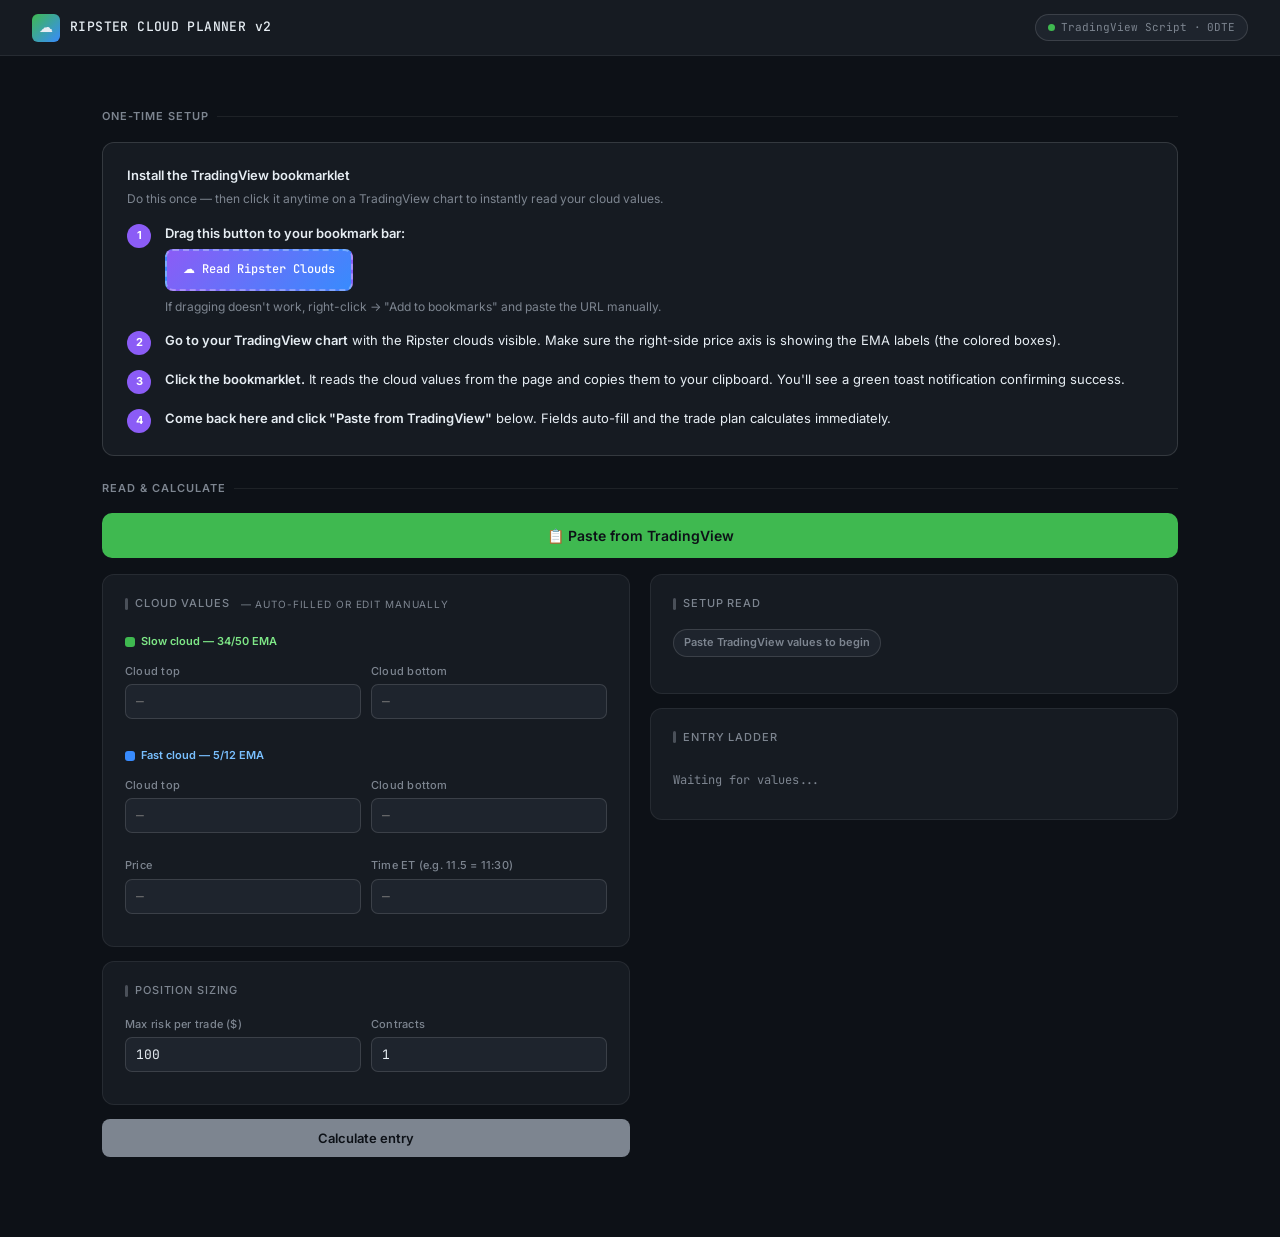
<file: index.html>
<!DOCTYPE html>
<html lang="en">
<head>
<meta charset="UTF-8">
<meta name="viewport" content="width=device-width, initial-scale=1.0">
<title>Ripster Cloud Planner v2</title>
<link href="https://fonts.googleapis.com/css2?family=Inter:wght@300;400;500;600&family=JetBrains+Mono:wght@400;500&display=swap" rel="stylesheet">
<link rel="stylesheet" href="assets/css/styles.css">
</head>
<body>

<header>
  <div class="logo">
    <div class="logo-mark">☁</div>
    RIPSTER CLOUD PLANNER v2
  </div>
  <div class="header-pill"><div class="live-dot"></div> TradingView Script · <span id="header-ticker">0DTE</span></div>
</header>

<div class="container">

  <!-- Direction banner -->
  <div class="dir-banner" id="dir-banner">
    <div class="dir-left">
      <div class="dir-icon" id="dir-icon"></div>
      <div>
        <div class="dir-title" id="dir-title"></div>
        <div class="dir-sub"   id="dir-sub"></div>
      </div>
    </div>
    <div class="dir-badges" id="dir-badges"></div>
  </div>

  <!-- ── Bookmarklet Setup ── -->
  <div class="section-head">One-time setup</div>

  <div class="setup-card">
    <div style="font-size:13px;font-weight:600;color:var(--text);margin-bottom:4px">Install the TradingView bookmarklet</div>
    <div style="font-size:12px;color:var(--muted)">Do this once — then click it anytime on a TradingView chart to instantly read your cloud values.</div>

    <div class="setup-steps">
      <div class="step">
        <div class="step-num">1</div>
        <div class="step-body">
          <strong>Drag this button to your bookmark bar:</strong><br>
          <a class="bookmarklet-btn" id="bookmarklet-link" href="#">
            ☁ Read Ripster Clouds
          </a>
          <div class="dim">If dragging doesn't work, right-click → "Add to bookmarks" and paste the URL manually.</div>
        </div>
      </div>
      <div class="step">
        <div class="step-num">2</div>
        <div class="step-body">
          <strong>Go to your TradingView chart</strong> with the Ripster clouds visible. Make sure the right-side price axis is showing the EMA labels (the colored boxes).
        </div>
      </div>
      <div class="step">
        <div class="step-num">3</div>
        <div class="step-body">
          <strong>Click the bookmarklet.</strong> It reads the cloud values from the page and copies them to your clipboard. You'll see a green toast notification confirming success.
        </div>
      </div>
      <div class="step">
        <div class="step-num">4</div>
        <div class="step-body">
          <strong>Come back here and click "Paste from TradingView"</strong> below. Fields auto-fill and the trade plan calculates immediately.
        </div>
      </div>
    </div>
  </div>

  <!-- ── Paste & Calculate ── -->
  <div class="section-head">Read &amp; calculate</div>

  <button class="paste-btn" id="paste-btn" onclick="pasteFromClipboard()">
    📋 Paste from TradingView
  </button>

  <div class="status-bar" id="status-bar">
    <span id="status-text"></span>
  </div>

  <div class="last-read" id="last-read">
    <div style="font-size:10px;font-weight:600;text-transform:uppercase;letter-spacing:.07em;color:var(--muted);margin-bottom:8px">Last read from TradingView</div>
    <div id="last-read-rows"></div>
  </div>

  <!-- ── Planner ── -->
  <div class="grid-2" style="align-items:start">
    <div>
      <div class="card">
        <div class="card-title">Cloud values <span style="font-size:10px;font-weight:400;color:var(--muted);margin-left:4px">— auto-filled or edit manually</span></div>

        <div class="cloud-pair">
          <div class="cloud-pair-label">
            <span class="swatch" id="slow-swatch" style="background:#3fb950"></span>
            <span id="slow-label" style="color:var(--green-txt);font-size:11px;font-weight:600">Slow cloud — 34/50 EMA</span>
          </div>
          <div class="field"><label>Cloud top</label><input type="number" id="slowTop" step="0.25" placeholder="—"></div>
          <div class="field"><label>Cloud bottom</label><input type="number" id="slowBot" step="0.25" placeholder="—"></div>
        </div>

        <div class="cloud-pair">
          <div class="cloud-pair-label">
            <span class="swatch" id="fast-swatch" style="background:#388bfd"></span>
            <span id="fast-label" style="color:var(--blue-txt);font-size:11px;font-weight:600">Fast cloud — 5/12 EMA</span>
          </div>
          <div class="field"><label>Cloud top</label><input type="number" id="fastTop" step="0.25" placeholder="—"></div>
          <div class="field"><label>Cloud bottom</label><input type="number" id="fastBot" step="0.25" placeholder="—"></div>
        </div>

        <div class="cloud-pair" style="margin-bottom:0">
          <div class="field"><label id="price-label">Price</label><input type="number" id="spyPrice" step="0.01" placeholder="—"></div>
          <div class="field"><label>Time ET (e.g. 11.5 = 11:30)</label><input type="number" id="spyHour" step="0.5" min="9" max="16" placeholder="—"></div>
        </div>
      </div>

      <div class="card" style="margin-top:14px">
        <div class="card-title">Position sizing</div>
        <div class="cloud-pair" style="margin-bottom:0">
          <div class="field"><label>Max risk per trade ($)</label><input type="number" id="risk" value="100" step="10"></div>
          <div class="field"><label>Contracts</label><input type="number" id="contracts" value="1" min="1"></div>
        </div>
      </div>

      <button class="calc-btn" id="calc-btn" onclick="calc()" style="margin-top:14px;background:var(--muted);color:#0d1117">Calculate entry</button>
    </div>

    <div>
      <div class="card">
        <div class="card-title">Setup read</div>
        <div id="badges" style="display:flex;flex-wrap:wrap;gap:6px;margin-bottom:16px">
          <span class="badge bm">Paste TradingView values to begin</span>
        </div>
        <div id="signals"></div>
      </div>
      <div class="card" style="margin-top:14px">
        <div class="card-title">Entry ladder</div>
        <div id="ladder" class="ladder"><span style="color:var(--muted);font-size:12px">Waiting for values...</span></div>
      </div>
    </div>
  </div>

  <div id="output" class="hidden">
    <div class="section-head">Trade plan</div>
    <div class="grid-5" id="metrics"></div>
    <div class="card" style="margin-bottom:14px">
      <div class="card-title">Entry levels</div>
      <div style="overflow-x:auto">
        <table>
          <thead><tr><th>Setup</th><th>Strike</th><th>SPY entry ~</th><th>Hard stop</th><th>Target 1</th><th>Target 2</th></tr></thead>
          <tbody id="etbody"></tbody>
        </table>
      </div>
    </div>
    <div class="card"><div class="card-title">Stop loss &amp; exit rules</div><div id="stopRules"></div></div>
  </div>

</div>

<!-- planner.js must load before bookmarklet.js (bookmarklet calls populateAndCalc) -->
<script src="assets/js/planner.js"></script>
<script src="assets/js/bookmarklet.js"></script>
</body>
</html>
</file>
<file: assets/css/styles.css>
*, *::before, *::after { box-sizing: border-box; margin: 0; padding: 0; }
:root {
  --bg:#0d1117; --bg2:#161b22; --bg3:#1e242d;
  --border:rgba(255,255,255,0.07); --border2:rgba(255,255,255,0.13);
  --text:#e6edf3; --muted:#7d8590;
  --green:#3fb950; --green-dim:#1a3a22; --green-txt:#7ee787;
  --red:#f85149;   --red-dim:#3a1a1a;   --red-txt:#ff7b72;
  --amber:#d29922; --amber-dim:#332700; --amber-txt:#e3b341;
  --blue:#388bfd;  --blue-dim:#1a2a3a;  --blue-txt:#79c0ff;
  --purple:#8b5cf6; --purple-dim:#1e1a3a;
  --mono:'JetBrains Mono',monospace; --sans:'Inter',system-ui,sans-serif;
}
body { background:var(--bg); color:var(--text); font-family:var(--sans); font-size:14px; line-height:1.6; min-height:100vh; }

header { border-bottom:1px solid var(--border); padding:0 32px; height:56px; display:flex; align-items:center; justify-content:space-between; background:var(--bg2); position:sticky; top:0; z-index:10; }
.logo { display:flex; align-items:center; gap:10px; font-family:var(--mono); font-size:13px; font-weight:500; letter-spacing:.03em; }
.logo-mark { width:28px; height:28px; background:linear-gradient(135deg,var(--green),var(--blue)); border-radius:6px; display:flex; align-items:center; justify-content:center; font-size:14px; }
.header-pill { display:flex; align-items:center; gap:6px; background:var(--bg3); border:1px solid var(--border2); border-radius:20px; padding:4px 12px; font-size:11px; color:var(--muted); font-family:var(--mono); }
.live-dot { width:7px; height:7px; border-radius:50%; background:var(--green); animation:pulse 2s infinite; }
@keyframes pulse { 0%,100%{opacity:1} 50%{opacity:.4} }
@keyframes spin   { to { transform:rotate(360deg); } }

.container { max-width:1140px; margin:0 auto; padding:28px 32px 60px; }

/* ── Direction banner ── */
.dir-banner { border-radius:12px; padding:16px 22px; margin-bottom:20px; display:none; align-items:center; justify-content:space-between; gap:16px; flex-wrap:wrap; }
.dir-banner.bull { background:var(--green-dim); border:1px solid rgba(63,185,80,.25); }
.dir-banner.bear { background:var(--red-dim);   border:1px solid rgba(248,81,73,.25); }
.dir-banner.wait { background:var(--amber-dim); border:1px solid rgba(210,153,34,.25); }
.dir-left { display:flex; align-items:center; gap:14px; }
.dir-icon { font-size:32px; line-height:1; }
.dir-title { font-size:20px; font-weight:600; font-family:var(--mono); }
.dir-sub { font-size:12px; opacity:.8; margin-top:2px; }
.dir-badges { display:flex; flex-wrap:wrap; gap:6px; }

/* ── Bookmarklet setup card ── */
.setup-card { background:var(--bg2); border:1px solid var(--border2); border-radius:12px; padding:22px 24px; margin-bottom:20px; }
.setup-steps { display:flex; flex-direction:column; gap:14px; margin-top:14px; }
.step { display:flex; align-items:flex-start; gap:14px; }
.step-num { width:24px; height:24px; border-radius:50%; background:var(--purple); display:flex; align-items:center; justify-content:center; font-size:11px; font-weight:700; flex-shrink:0; margin-top:1px; color:#fff; }
.step-body { flex:1; font-size:13px; color:var(--text); line-height:1.6; }
.step-body strong { color:var(--text); font-weight:600; }
.step-body .dim { color:var(--muted); font-size:12px; }

/* Bookmarklet drag button */
.bookmarklet-btn {
  display:inline-flex; align-items:center; gap:8px;
  background:linear-gradient(135deg,var(--purple),var(--blue));
  color:#fff; padding:9px 16px; border-radius:8px;
  font-family:var(--mono); font-size:12px; font-weight:500;
  text-decoration:none; cursor:grab; border:2px dashed rgba(255,255,255,.3);
  transition:opacity .15s; margin:6px 0;
  user-select:none;
}
.bookmarklet-btn:hover { opacity:.85; }
.bookmarklet-btn:active { cursor:grabbing; }

/* Paste button */
.paste-btn { display:flex; align-items:center; justify-content:center; gap:10px; width:100%; padding:14px; border-radius:10px; border:none; cursor:pointer; font-family:var(--sans); font-size:14px; font-weight:600; background:var(--green); color:#0d1117; transition:opacity .15s, transform .1s; margin-bottom:16px; }
.paste-btn:hover { opacity:.88; }
.paste-btn:active { transform:scale(.98); }
.paste-btn.bear { background:var(--red); color:#fff; }

/* Status */
.status-bar { background:var(--bg2); border:1px solid var(--border); border-radius:10px; padding:12px 16px; margin-bottom:16px; display:none; align-items:center; gap:10px; font-size:13px; }
.ok { color:var(--green-txt); } .err { color:var(--red-txt); }

/* Last read display */
.last-read { display:none; background:var(--bg3); border:1px solid var(--border2); border-radius:10px; padding:12px 16px; margin-bottom:16px; font-family:var(--mono); font-size:12px; }
.last-read-row { display:flex; justify-content:space-between; align-items:center; padding:3px 0; border-bottom:1px solid var(--border); }
.last-read-row:last-child { border-bottom:none; }
.lr-label { color:var(--muted); font-size:11px; }
.lr-val { font-weight:500; }

/* Layout */
.section-head { font-size:11px; font-weight:600; text-transform:uppercase; letter-spacing:.09em; color:var(--muted); margin:24px 0 16px; display:flex; align-items:center; gap:8px; }
.section-head::after { content:''; flex:1; height:1px; background:var(--border); }
.grid-2 { display:grid; grid-template-columns:1fr 1fr; gap:20px; margin-bottom:20px; }
.grid-5 { display:grid; grid-template-columns:repeat(5,1fr); gap:12px; margin-bottom:20px; }
.cloud-pair { display:grid; grid-template-columns:1fr 1fr; gap:10px; margin-bottom:12px; }
.cloud-pair-label { grid-column:1/-1; font-size:11px; font-weight:600; padding:4px 0 2px; display:flex; align-items:center; gap:6px; }
.swatch { width:10px; height:10px; border-radius:3px; }

.card { background:var(--bg2); border:1px solid var(--border); border-radius:12px; padding:20px 22px; }
.card-title { font-size:11px; font-weight:500; text-transform:uppercase; letter-spacing:.08em; color:var(--muted); margin-bottom:16px; display:flex; align-items:center; gap:7px; }
.card-title::before { content:''; display:inline-block; width:3px; height:12px; border-radius:2px; background:currentColor; opacity:.5; }

.field { margin-bottom:12px; } .field:last-child { margin-bottom:0; }
label { display:block; font-size:11px; color:var(--muted); margin-bottom:4px; font-weight:500; letter-spacing:.02em; }
input[type=number] { width:100%; background:var(--bg3); border:1px solid var(--border2); border-radius:7px; color:var(--text); font-family:var(--mono); font-size:13px; padding:8px 10px; outline:none; transition:border-color .15s; -moz-appearance:textfield; }
input[type=number]::-webkit-inner-spin-button, input[type=number]::-webkit-outer-spin-button { -webkit-appearance:none; }
input[type=number]:focus { border-color:var(--blue); }
input[type=number].filled { border-color:var(--green); background:rgba(63,185,80,.07); }

.calc-btn { width:100%; padding:11px; border-radius:8px; border:none; cursor:pointer; font-family:var(--sans); font-size:13px; font-weight:600; transition:opacity .15s,transform .1s; margin-top:4px; }
.calc-btn:hover { opacity:.88; } .calc-btn:active { transform:scale(.98); }

.badge { display:inline-flex; align-items:center; gap:5px; padding:4px 10px; border-radius:20px; font-size:11px; font-weight:600; }
.bg { background:var(--green-dim); color:var(--green-txt); border:1px solid rgba(63,185,80,.2); }
.br { background:var(--red-dim); color:var(--red-txt); border:1px solid rgba(248,81,73,.2); }
.ba { background:var(--amber-dim); color:var(--amber-txt); border:1px solid rgba(210,153,34,.2); }
.bm { background:var(--bg3); color:var(--muted); border:1px solid var(--border2); }

.metric { background:var(--bg3); border:1px solid var(--border); border-radius:10px; padding:14px 16px; }
.metric-label { font-size:10px; font-weight:500; color:var(--muted); text-transform:uppercase; letter-spacing:.06em; margin-bottom:6px; }
.metric-value { font-size:22px; font-weight:600; font-family:var(--mono); }
.metric-sub { font-size:11px; color:var(--muted); margin-top:3px; }
.cg{color:var(--green-txt)} .cr{color:var(--red-txt)} .ca{color:var(--amber-txt)} .cm{color:var(--muted)}

.signal { display:flex; align-items:flex-start; gap:10px; padding:9px 0; border-bottom:1px solid var(--border); font-size:13px; }
.signal:last-child { border-bottom:none; padding-bottom:0; } .signal:first-child { padding-top:0; }
.sdot { width:7px; height:7px; border-radius:50%; flex-shrink:0; margin-top:5px; }

table { width:100%; border-collapse:collapse; font-size:13px; }
thead th { font-size:10px; font-weight:600; text-transform:uppercase; letter-spacing:.07em; color:var(--muted); text-align:left; padding:0 12px 10px; border-bottom:1px solid var(--border2); }
tbody td { padding:11px 12px; border-bottom:1px solid var(--border); }
tbody tr:last-child td { border-bottom:none; }
tbody tr:hover td { background:var(--bg3); }
.tm { font-family:var(--mono); font-size:12px; }

.ladder { font-family:var(--mono); font-size:12px; line-height:2.4; padding:4px 0; }
.lrow { display:flex; align-items:center; gap:12px; }
.lprice { min-width:60px; font-weight:500; }
.lband { flex:1; padding:3px 10px; border-radius:4px; font-size:11px; font-weight:500; }
.llabel { font-size:11px; color:var(--muted); white-space:nowrap; }
.ldiv { border:none; border-top:1px solid var(--border); margin:6px 0; }

.wait-box { background:var(--amber-dim); border:1px solid rgba(210,153,34,.25); border-radius:10px; padding:18px 20px; color:var(--amber-txt); font-size:13px; display:flex; gap:12px; align-items:flex-start; }
.hidden { display:none !important; }

@media(max-width:700px) { .container{padding:20px 16px 50px} .grid-2,.grid-5{grid-template-columns:1fr 1fr} }
</file>
